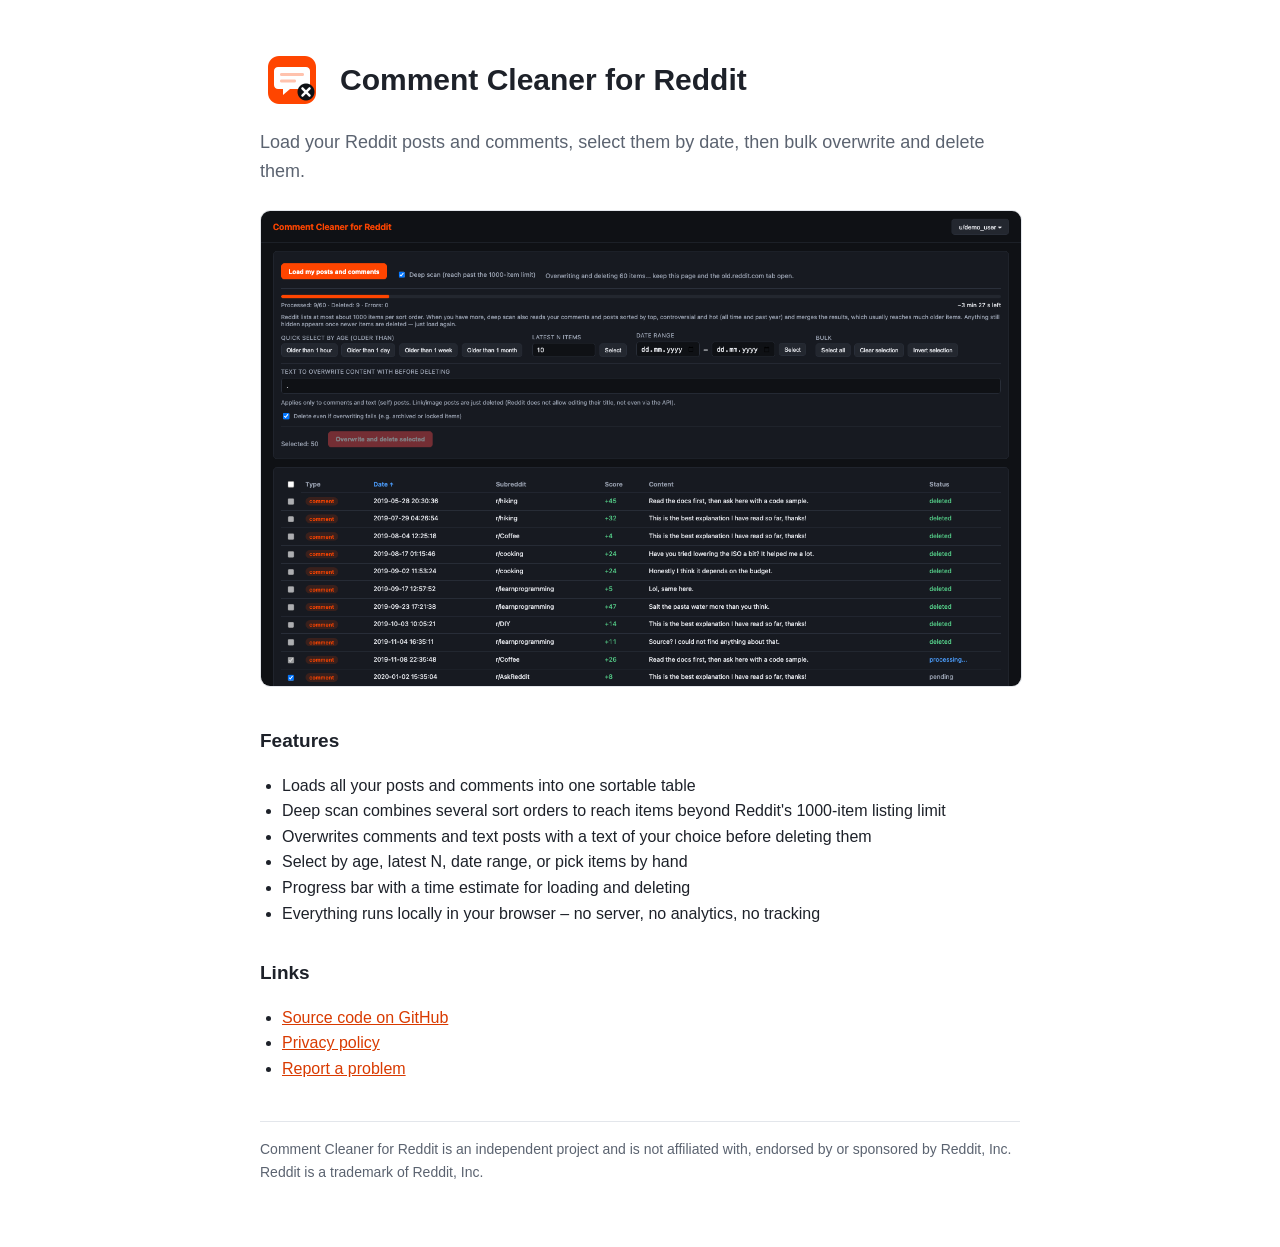
<file: docs/index.html>
<!doctype html>
<html lang="en">
<head>
<meta charset="utf-8">
<meta name="viewport" content="width=device-width, initial-scale=1">
<title>Comment Cleaner for Reddit</title>
<meta name="description" content="Load your Reddit posts and comments, select them by date, then bulk overwrite and delete them.">
<link rel="icon" href="icon128.png">
<style>
  :root { --bg: #ffffff; --text: #1d2129; --muted: #5b6370; --accent: #d93a00; --border: #e3e6eb; }
  @media (prefers-color-scheme: dark) {
    :root { --bg: #0f1115; --text: #e7e9ee; --muted: #9aa2b1; --accent: #ff6a33; --border: #2a2f3a; }
  }
  body { margin: 0; background: var(--bg); color: var(--text);
         font: 16px/1.6 -apple-system, BlinkMacSystemFont, "Segoe UI", Roboto, Helvetica, Arial, sans-serif; }
  main { max-width: 760px; margin: 0 auto; padding: 48px 16px 64px; }
  header { display: flex; align-items: center; gap: 16px; margin-bottom: 16px; }
  header img { width: 64px; height: 64px; }
  h1 { font-size: 30px; margin: 0; line-height: 1.2; }
  .lead { color: var(--muted); font-size: 18px; margin: 0 0 24px; }
  .shot { width: 100%; height: auto; border: 1px solid var(--border); border-radius: 10px; }
  h2 { font-size: 19px; margin: 32px 0 8px; }
  ul { padding-left: 22px; }
  a { color: var(--accent); }
  footer { margin-top: 40px; padding-top: 16px; border-top: 1px solid var(--border); color: var(--muted); font-size: 14px; }
</style>
</head>
<body>
<main>
  <header>
    <img src="icon128.png" alt="">
    <h1>Comment Cleaner for Reddit</h1>
  </header>
  <p class="lead">Load your Reddit posts and comments, select them by date, then bulk overwrite and delete them.</p>

  <img class="shot" src="screenshot-1.png" alt="Screenshot of the extension showing a table of Reddit posts and comments being deleted with a progress bar">

  <h2>Features</h2>
  <ul>
    <li>Loads all your posts and comments into one sortable table</li>
    <li>Deep scan combines several sort orders to reach items beyond Reddit's 1000-item listing limit</li>
    <li>Overwrites comments and text posts with a text of your choice before deleting them</li>
    <li>Select by age, latest N, date range, or pick items by hand</li>
    <li>Progress bar with a time estimate for loading and deleting</li>
    <li>Everything runs locally in your browser – no server, no analytics, no tracking</li>
  </ul>

  <h2>Links</h2>
  <ul>
    <li><a href="https://github.com/rakuscinec/comment-cleaner-for-reddit">Source code on GitHub</a></li>
    <li><a href="privacy-policy.html">Privacy policy</a></li>
    <li><a href="https://github.com/rakuscinec/comment-cleaner-for-reddit/issues">Report a problem</a></li>
  </ul>

  <footer>Comment Cleaner for Reddit is an independent project and is not affiliated with, endorsed by or sponsored by Reddit, Inc. Reddit is a trademark of Reddit, Inc.</footer>
</main>
</body>
</html>
</file>
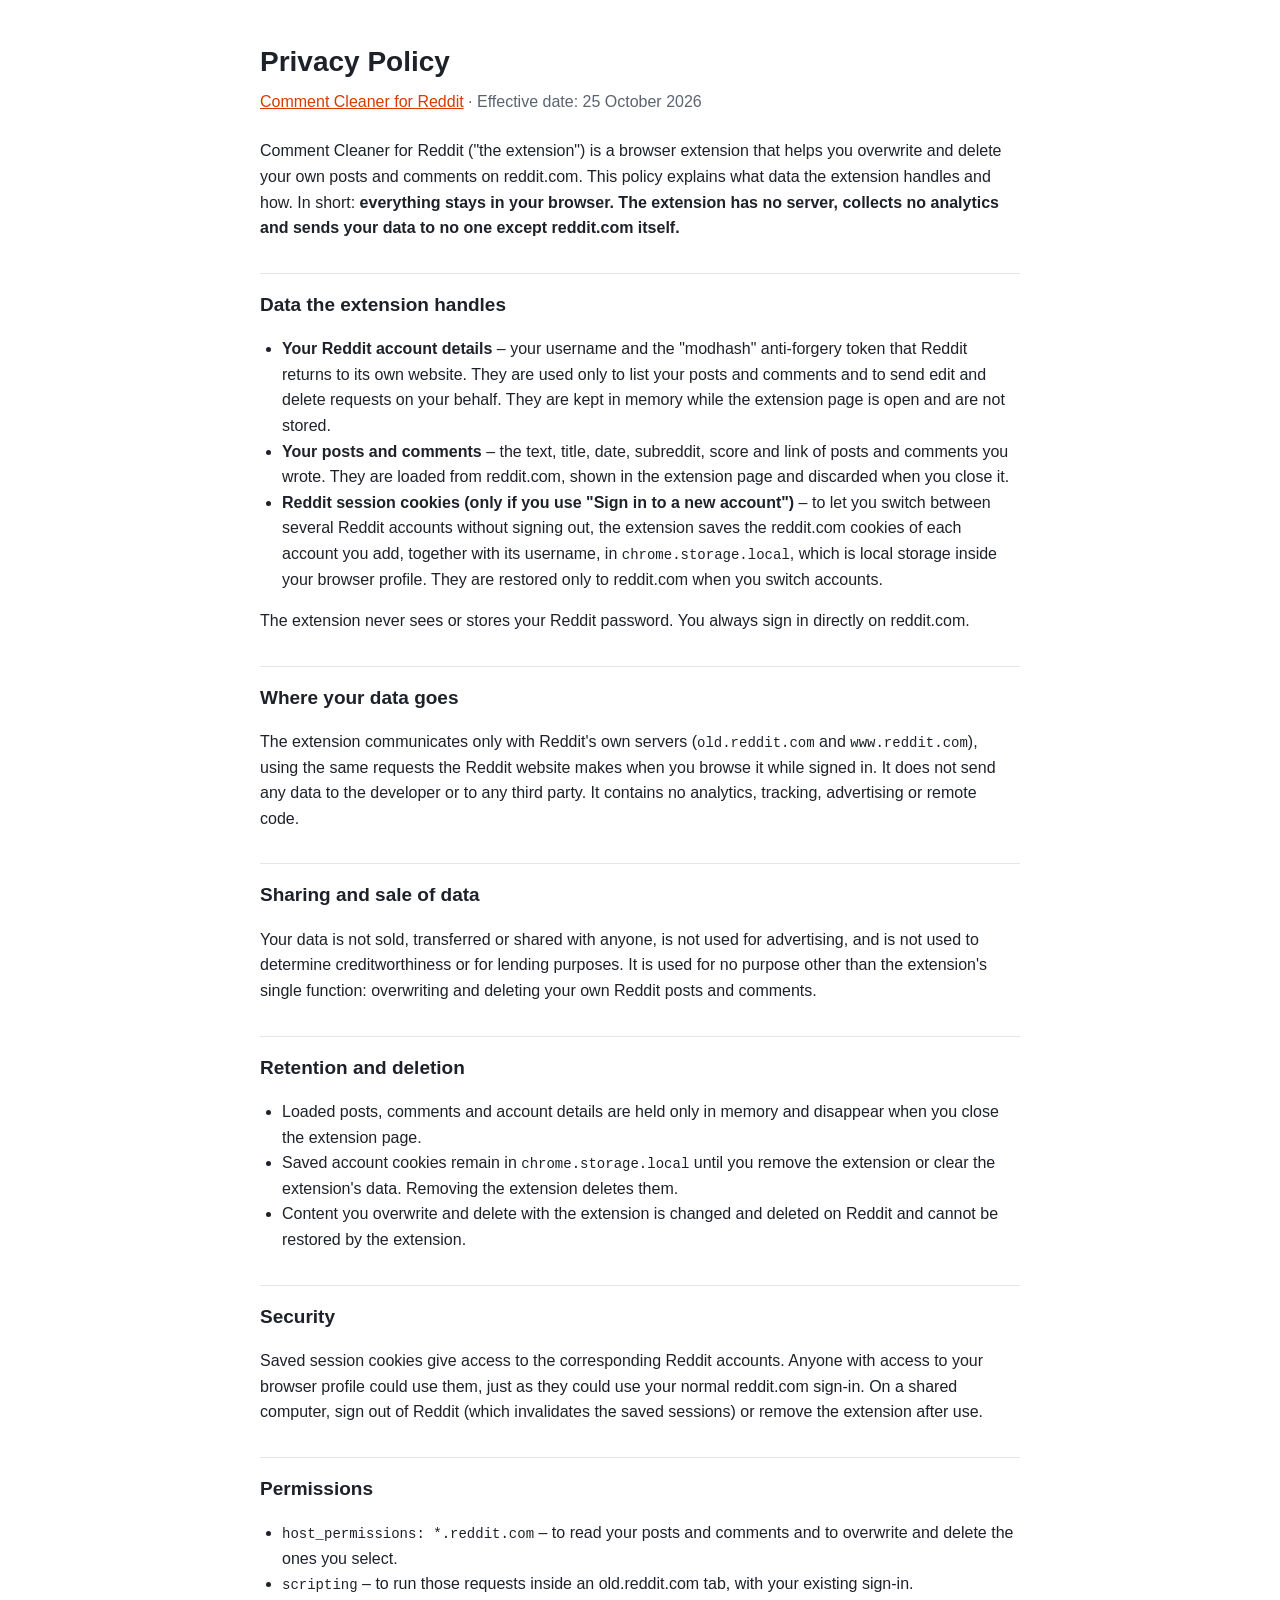
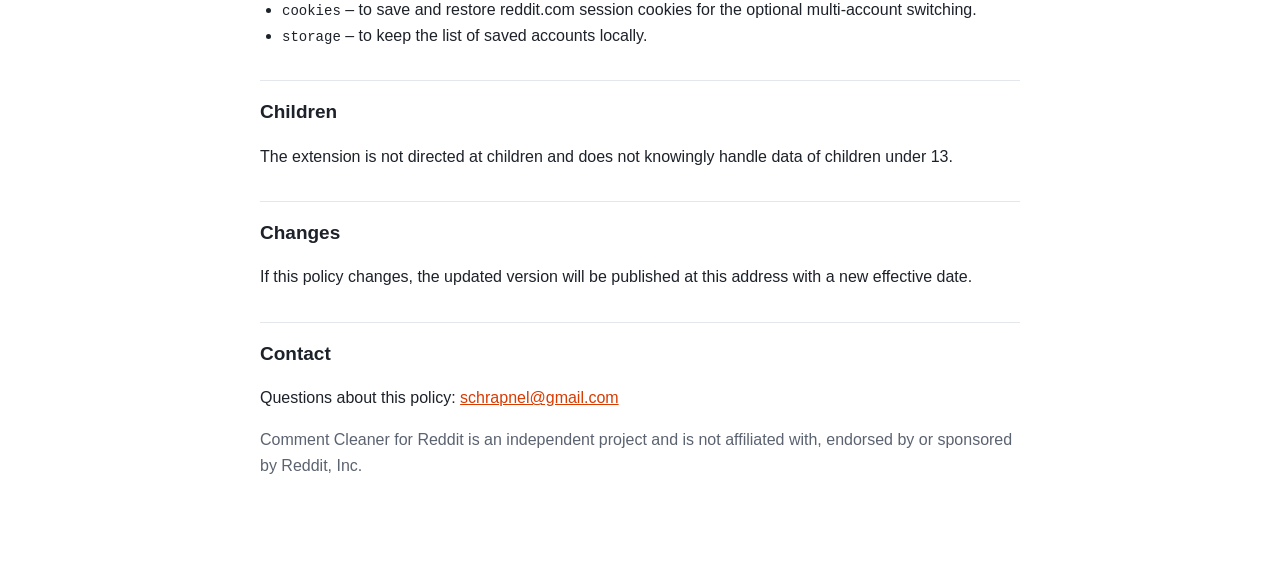
<file: docs/privacy-policy.html>
<!doctype html>
<html lang="en">
<head>
<meta charset="utf-8">
<meta name="viewport" content="width=device-width, initial-scale=1">
<title>Privacy Policy – Comment Cleaner for Reddit</title>
<style>
  :root { --bg: #ffffff; --text: #1d2129; --muted: #5b6370; --accent: #d93a00; --border: #e3e6eb; }
  @media (prefers-color-scheme: dark) {
    :root { --bg: #0f1115; --text: #e7e9ee; --muted: #9aa2b1; --accent: #ff6a33; --border: #2a2f3a; }
  }
  body { margin: 0; background: var(--bg); color: var(--text);
         font: 16px/1.6 -apple-system, BlinkMacSystemFont, "Segoe UI", Roboto, Helvetica, Arial, sans-serif; }
  main { max-width: 760px; margin: 0 auto; padding: 40px 16px 64px; }
  h1 { font-size: 28px; margin: 0 0 4px; }
  h2 { font-size: 19px; margin: 32px 0 8px; padding-top: 16px; border-top: 1px solid var(--border); }
  .meta { color: var(--muted); margin: 0 0 24px; }
  a { color: var(--accent); }
  code { font-size: 14px; }
  ul { padding-left: 22px; }
</style>
</head>
<body>
<main>
  <h1>Privacy Policy</h1>
  <p class="meta"><a href="./">Comment Cleaner for Reddit</a> · Effective date: 25 October 2026</p>

  <p>Comment Cleaner for Reddit ("the extension") is a browser extension that helps you overwrite and
  delete your own posts and comments on reddit.com. This policy explains what data the extension handles
  and how. In short: <strong>everything stays in your browser. The extension has no server, collects no
  analytics and sends your data to no one except reddit.com itself.</strong></p>

  <h2>Data the extension handles</h2>
  <ul>
    <li><strong>Your Reddit account details</strong> – your username and the "modhash" anti-forgery
      token that Reddit returns to its own website. They are used only to list your posts and comments
      and to send edit and delete requests on your behalf. They are kept in memory while the extension
      page is open and are not stored.</li>
    <li><strong>Your posts and comments</strong> – the text, title, date, subreddit, score and link of
      posts and comments you wrote. They are loaded from reddit.com, shown in the extension page and
      discarded when you close it.</li>
    <li><strong>Reddit session cookies (only if you use "Sign in to a new account")</strong> – to let you
      switch between several Reddit accounts without signing out, the extension saves the reddit.com
      cookies of each account you add, together with its username, in <code>chrome.storage.local</code>,
      which is local storage inside your browser profile. They are restored only to reddit.com when you
      switch accounts.</li>
  </ul>
  <p>The extension never sees or stores your Reddit password. You always sign in directly on reddit.com.</p>

  <h2>Where your data goes</h2>
  <p>The extension communicates only with Reddit's own servers (<code>old.reddit.com</code> and
  <code>www.reddit.com</code>), using the same requests the Reddit website makes when you browse it while
  signed in. It does not send any data to the developer or to any third party. It contains no analytics,
  tracking, advertising or remote code.</p>

  <h2>Sharing and sale of data</h2>
  <p>Your data is not sold, transferred or shared with anyone, is not used for advertising, and is not
  used to determine creditworthiness or for lending purposes. It is used for no purpose other than the
  extension's single function: overwriting and deleting your own Reddit posts and comments.</p>

  <h2>Retention and deletion</h2>
  <ul>
    <li>Loaded posts, comments and account details are held only in memory and disappear when you close
      the extension page.</li>
    <li>Saved account cookies remain in <code>chrome.storage.local</code> until you remove the extension
      or clear the extension's data. Removing the extension deletes them.</li>
    <li>Content you overwrite and delete with the extension is changed and deleted on Reddit and cannot be
      restored by the extension.</li>
  </ul>

  <h2>Security</h2>
  <p>Saved session cookies give access to the corresponding Reddit accounts. Anyone with access to your
  browser profile could use them, just as they could use your normal reddit.com sign-in. On a shared
  computer, sign out of Reddit (which invalidates the saved sessions) or remove the extension after use.</p>

  <h2>Permissions</h2>
  <ul>
    <li><code>host_permissions: *.reddit.com</code> – to read your posts and comments and to overwrite and delete the ones you select.</li>
    <li><code>scripting</code> – to run those requests inside an old.reddit.com tab, with your existing sign-in.</li>
    <li><code>cookies</code> – to save and restore reddit.com session cookies for the optional multi-account switching.</li>
    <li><code>storage</code> – to keep the list of saved accounts locally.</li>
  </ul>

  <h2>Children</h2>
  <p>The extension is not directed at children and does not knowingly handle data of children under 13.</p>

  <h2>Changes</h2>
  <p>If this policy changes, the updated version will be published at this address with a new effective date.</p>

  <h2>Contact</h2>
  <p>Questions about this policy: <a href="mailto:schrapnel@gmail.com">schrapnel@gmail.com</a></p>

  <p class="meta">Comment Cleaner for Reddit is an independent project and is not affiliated with,
  endorsed by or sponsored by Reddit, Inc.</p>
</main>
</body>
</html>
</file>
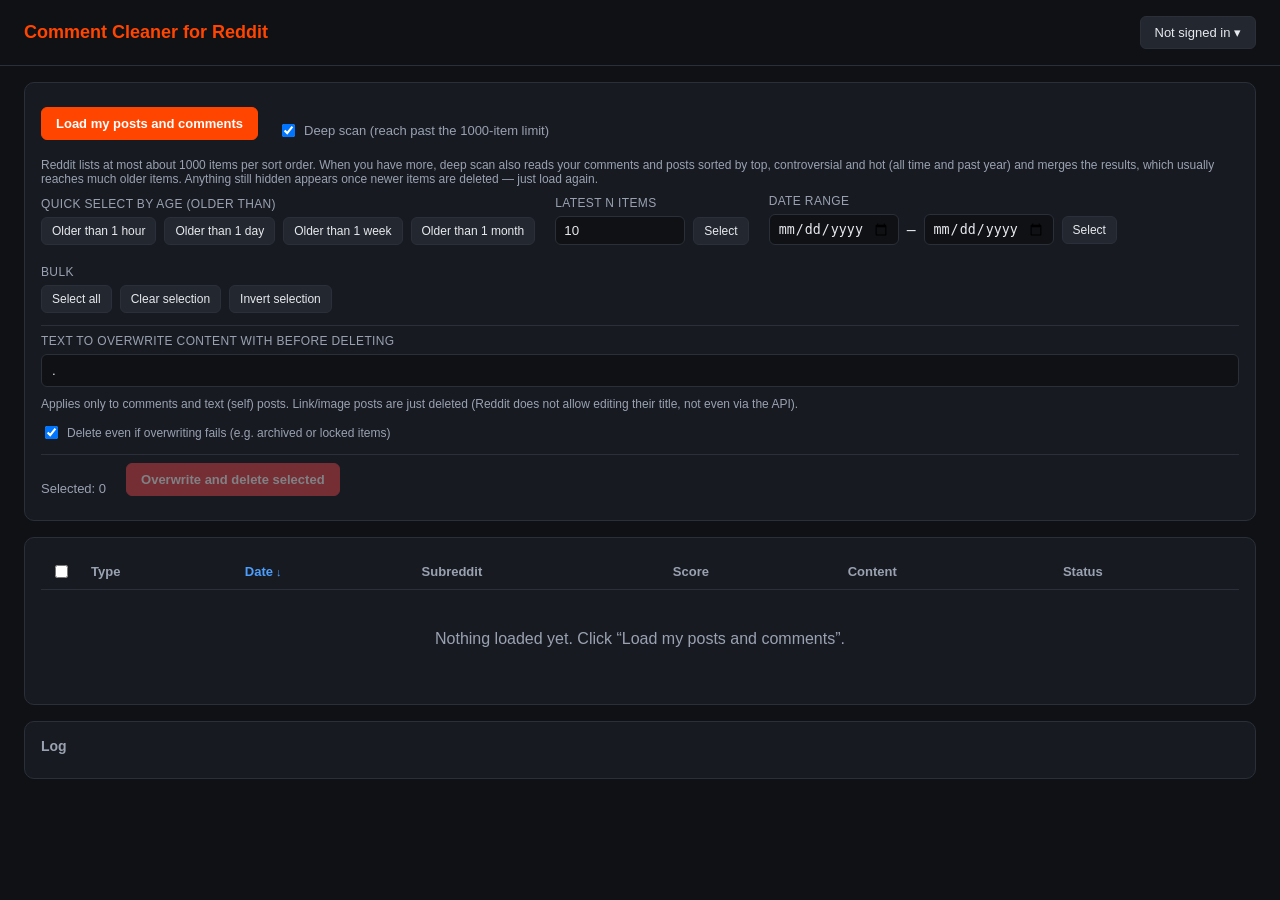
<file: extension/app.html>
<!doctype html>
<html lang="en">
<head>
<meta charset="utf-8">
<title>Comment Cleaner for Reddit</title>
<link rel="stylesheet" href="app.css">
</head>
<body>
<header class="topbar">
  <h1>Comment Cleaner for Reddit</h1>
  <div class="identity-wrap">
    <button id="identityBtn" class="identity-btn">Not signed in ▾</button>
    <div id="accountMenu" class="account-menu" hidden>
      <div id="accountList" class="account-list"></div>
      <div class="account-menu-actions">
        <button id="addAccountBtn" class="btn small">+ Sign in to a new account</button>
        <button id="cancelLoginBtn" class="btn small" hidden>Cancel waiting</button>
        <p id="loginHint" class="hint" hidden>
          Sign in in exactly the newly opened reddit.com/login tab (not another tab or an
          Incognito window — those have a separate sign-in).
        </p>
      </div>
    </div>
  </div>
</header>

<section class="panel controls" id="controlsPanel">
  <div class="control-row">
    <button id="loadBtn" class="btn primary">Load my posts and comments</button>
    <button id="stopLoadBtn" class="btn small" hidden>Stop loading</button>
    <label class="check-label"><input type="checkbox" id="deepScanInput" checked> Deep scan (reach past the 1000-item limit)</label>
    <span id="statusText" class="status-text"></span>
  </div>
  <div id="progressWrap" class="progress-wrap" hidden>
    <div class="progress-bar"><div id="progressFill" class="progress-fill"></div></div>
    <div class="progress-meta">
      <span id="progressText"></span>
      <span id="progressEta" class="progress-eta"></span>
    </div>
  </div>
  <p class="hint">Reddit lists at most about 1000 items per sort order. When you have more, deep scan also reads your comments and posts sorted by top, controversial and hot (all time and past year) and merges the results, which usually reaches much older items. Anything still hidden appears once newer items are deleted — just load again.</p>

  <div class="control-row" id="filterRow" hidden>
    <div class="filter-group">
      <label>Quick select by age (older than)</label>
      <div class="btn-row">
        <button class="btn small quick-select" data-ms="3600000">Older than 1 hour</button>
        <button class="btn small quick-select" data-ms="86400000">Older than 1 day</button>
        <button class="btn small quick-select" data-ms="604800000">Older than 1 week</button>
        <button class="btn small quick-select" data-ms="2592000000">Older than 1 month</button>
      </div>
    </div>

    <div class="filter-group">
      <label>Latest N items</label>
      <div class="btn-row">
        <input type="number" id="lastNInput" min="1" value="10" class="input-small">
        <button id="lastNBtn" class="btn small">Select</button>
      </div>
    </div>

    <div class="filter-group">
      <label>Date range</label>
      <div class="btn-row">
        <input type="date" id="dateFrom" class="input-small">
        <span>–</span>
        <input type="date" id="dateTo" class="input-small">
        <button id="dateRangeBtn" class="btn small">Select</button>
      </div>
    </div>

    <div class="filter-group">
      <label>Bulk</label>
      <div class="btn-row">
        <button id="selectAllBtn" class="btn small">Select all</button>
        <button id="clearSelBtn" class="btn small">Clear selection</button>
        <button id="invertSelBtn" class="btn small">Invert selection</button>
      </div>
    </div>
  </div>

  <div class="control-row" id="replaceRow" hidden>
    <div class="filter-group grow">
      <label for="replacementText">Text to overwrite content with before deleting</label>
      <input type="text" id="replacementText" class="input-wide" value=".">
      <p class="hint">Applies only to comments and text (self) posts. Link/image posts are just deleted (Reddit does not allow editing their title, not even via the API).</p>
      <label class="check-label"><input type="checkbox" id="deleteOnEditFailInput" checked> Delete even if overwriting fails (e.g. archived or locked items)</label>
    </div>
  </div>

  <div class="control-row" id="actionRow" hidden>
    <span id="selectedCount" class="selected-count">Selected: 0</span>
    <button id="deleteBtn" class="btn danger" disabled>Overwrite and delete selected</button>
  </div>
</section>

<section class="panel table-panel">
  <table id="itemsTable">
    <thead>
      <tr>
        <th class="col-check"><input type="checkbox" id="masterCheck"></th>
        <th data-sort-key="kind">Type<span class="sort-arrow"></span></th>
        <th data-sort-key="created">Date<span class="sort-arrow"></span></th>
        <th data-sort-key="subreddit">Subreddit<span class="sort-arrow"></span></th>
        <th data-sort-key="score">Score<span class="sort-arrow"></span></th>
        <th data-sort-key="snippet">Content<span class="sort-arrow"></span></th>
        <th data-sort-key="status">Status<span class="sort-arrow"></span></th>
      </tr>
    </thead>
    <tbody id="itemsBody"></tbody>
  </table>
  <div id="emptyState" class="empty-state">Nothing loaded yet. Click “Load my posts and comments”.</div>
</section>

<section class="panel log-panel">
  <h2>Log</h2>
  <pre id="logOutput"></pre>
</section>

<div id="confirmModal" class="modal-backdrop" hidden>
  <div class="modal">
    <h2>Confirm deletion</h2>
    <p id="confirmText"></p>
    <p>This action is <strong>irreversible</strong>. Content will first be overwritten and then permanently deleted.</p>
    <div class="modal-actions">
      <button id="confirmCancel" class="btn">Cancel</button>
      <button id="confirmOk" class="btn danger">Confirm and start</button>
    </div>
  </div>
</div>

<script src="app.js"></script>
</body>
</html>
</file>
<file: extension/app.css>
:root {
  --bg: #0f1115;
  --panel: #171a21;
  --border: #2a2f3a;
  --text: #e7e9ee;
  --muted: #9aa2b1;
  --accent: #ff4500;
  --accent-2: #4d9fff;
  --danger: #e5484d;
  --danger-hover: #ff5b60;
  font-family: -apple-system, BlinkMacSystemFont, "Segoe UI", Roboto, Helvetica, Arial, sans-serif;
}

* { box-sizing: border-box; }

body {
  margin: 0;
  background: var(--bg);
  color: var(--text);
  min-height: 100vh;
}

.topbar {
  display: flex;
  align-items: center;
  justify-content: space-between;
  padding: 16px 24px;
  border-bottom: 1px solid var(--border);
  position: sticky;
  top: 0;
  background: var(--bg);
  z-index: 5;
}

.topbar h1 {
  font-size: 18px;
  margin: 0;
  color: var(--accent);
}

.identity-wrap {
  position: relative;
}

.identity-btn {
  background: #23272f;
  color: var(--text);
  border: 1px solid var(--border);
  padding: 8px 14px;
  border-radius: 6px;
  cursor: pointer;
  font-size: 13px;
}

.identity-btn:hover { background: #2c313b; }

.account-menu {
  position: absolute;
  top: calc(100% + 6px);
  right: 0;
  min-width: 240px;
  background: var(--panel);
  border: 1px solid var(--border);
  border-radius: 8px;
  box-shadow: 0 8px 24px rgba(0,0,0,.4);
  z-index: 20;
  overflow: hidden;
}

.account-list {
  max-height: 260px;
  overflow-y: auto;
  display: flex;
  flex-direction: column;
}

.account-row {
  display: block;
  width: 100%;
  text-align: left;
  background: none;
  border: none;
  border-bottom: 1px solid var(--border);
  color: var(--text);
  padding: 10px 14px;
  font-size: 13px;
  cursor: pointer;
}

.account-row:hover { background: #20242c; }

.account-row.active {
  color: var(--accent-2);
  font-weight: 600;
}

.account-empty {
  padding: 14px;
  font-size: 12px;
  color: var(--muted);
}

.account-menu-actions {
  padding: 8px;
}

.account-menu-actions .btn {
  width: 100%;
}

.panel {
  margin: 16px 24px;
  padding: 16px;
  background: var(--panel);
  border: 1px solid var(--border);
  border-radius: 10px;
}

.control-row {
  display: flex;
  flex-wrap: wrap;
  gap: 20px;
  align-items: flex-end;
  padding: 8px 0;
}

.control-row + .control-row {
  border-top: 1px solid var(--border);
  margin-top: 4px;
}

.filter-group {
  display: flex;
  flex-direction: column;
  gap: 6px;
}

.filter-group.grow {
  flex: 1;
  min-width: 320px;
}

.filter-group label {
  font-size: 12px;
  color: var(--muted);
  text-transform: uppercase;
  letter-spacing: .03em;
}

.btn-row {
  display: flex;
  gap: 8px;
  align-items: center;
  flex-wrap: wrap;
}

.btn {
  background: #23272f;
  color: var(--text);
  border: 1px solid var(--border);
  padding: 8px 14px;
  border-radius: 6px;
  cursor: pointer;
  font-size: 13px;
}

.btn:hover { background: #2c313b; }

.btn.small { padding: 6px 10px; font-size: 12px; }

.btn.primary {
  background: var(--accent);
  border-color: var(--accent);
  color: #fff;
  font-weight: 600;
}

.btn.primary:hover { background: #e03d00; }

.btn.danger {
  background: var(--danger);
  border-color: var(--danger);
  color: #fff;
  font-weight: 600;
}

.btn.danger:hover { background: var(--danger-hover); }

.btn:disabled {
  opacity: .45;
  cursor: not-allowed;
}

.input-small {
  width: 130px;
  padding: 6px 8px;
  border-radius: 6px;
  border: 1px solid var(--border);
  background: #0f1115;
  color: var(--text);
}

.input-wide {
  width: 100%;
  padding: 8px 10px;
  border-radius: 6px;
  border: 1px solid var(--border);
  background: #0f1115;
  color: var(--text);
}

.status-text {
  font-size: 13px;
  color: var(--muted);
}

.selected-count {
  font-size: 13px;
  color: var(--muted);
}

.hint {
  font-size: 12px;
  color: var(--muted);
  margin: 4px 0 0;
}

table {
  width: 100%;
  border-collapse: collapse;
  font-size: 13px;
}

thead th {
  text-align: left;
  padding: 8px 10px;
  border-bottom: 1px solid var(--border);
  color: var(--muted);
  font-weight: 600;
  position: sticky;
  top: 0;
  background: var(--panel);
}

thead th[data-sort-key] {
  cursor: pointer;
  user-select: none;
  white-space: nowrap;
}

thead th[data-sort-key]:hover { color: var(--text); }

thead th[data-sort-key].sorted { color: var(--accent-2); }

.sort-arrow { font-size: 11px; }

tbody td {
  padding: 8px 10px;
  border-bottom: 1px solid var(--border);
  vertical-align: top;
}

.col-check { width: 32px; }

.snippet {
  max-width: 520px;
  overflow: hidden;
  text-overflow: ellipsis;
  white-space: nowrap;
}

.snippet a {
  color: var(--text);
  text-decoration: none;
}

.snippet a:hover {
  color: var(--accent-2);
  text-decoration: underline;
}

.badge {
  display: inline-block;
  padding: 2px 8px;
  border-radius: 999px;
  font-size: 11px;
  font-weight: 600;
}

.badge.post { background: rgba(77,159,255,.15); color: var(--accent-2); }
.badge.comment { background: rgba(255,69,0,.15); color: var(--accent); }

.score { font-variant-numeric: tabular-nums; white-space: nowrap; }
.score-positive { color: #57d38c; }
.score-negative { color: var(--danger); }
.score-zero { color: var(--muted); }

.status-pending { color: var(--muted); }
.status-processing { color: var(--accent-2); }
.status-done { color: #57d38c; }
.status-error { color: var(--danger); }
.status-skipped { color: var(--muted); }

.empty-state {
  padding: 40px;
  text-align: center;
  color: var(--muted);
}

.log-panel h2 {
  font-size: 14px;
  margin: 0 0 8px;
  color: var(--muted);
}

#logOutput {
  max-height: 220px;
  overflow-y: auto;
  white-space: pre-wrap;
  font-size: 12px;
  color: var(--muted);
  margin: 0;
}

.modal-backdrop {
  position: fixed;
  inset: 0;
  background: rgba(0,0,0,.6);
  display: flex;
  align-items: center;
  justify-content: center;
  z-index: 50;
}

.modal-backdrop[hidden] {
  display: none;
}

.modal {
  background: var(--panel);
  border: 1px solid var(--border);
  border-radius: 10px;
  padding: 24px;
  max-width: 480px;
  width: 90%;
}

.modal h2 { margin-top: 0; }

.modal-actions {
  display: flex;
  justify-content: flex-end;
  gap: 10px;
  margin-top: 16px;
}

a { color: var(--accent-2); }

.progress-wrap {
  margin-top: 10px;
  padding-top: 12px;
  border-top: 1px solid var(--border);
}

.progress-wrap[hidden] { display: none; }

.progress-bar {
  height: 8px;
  background: #23272f;
  border-radius: 999px;
  overflow: hidden;
}

.progress-fill {
  height: 100%;
  width: 0;
  background: var(--accent);
  border-radius: 999px;
  transition: width .4s ease;
}

.progress-meta {
  display: flex;
  justify-content: space-between;
  gap: 12px;
  flex-wrap: wrap;
  margin-top: 6px;
  font-size: 12px;
  color: var(--muted);
  font-variant-numeric: tabular-nums;
}

.progress-eta { color: var(--text); }

.check-label {
  display: inline-flex;
  align-items: center;
  gap: 6px;
  font-size: 13px;
  color: var(--muted);
  cursor: pointer;
}

.filter-group label.check-label {
  text-transform: none;
  letter-spacing: normal;
  margin-top: 6px;
}

.progress-wrap + .hint { margin-top: 10px; }
</file>
